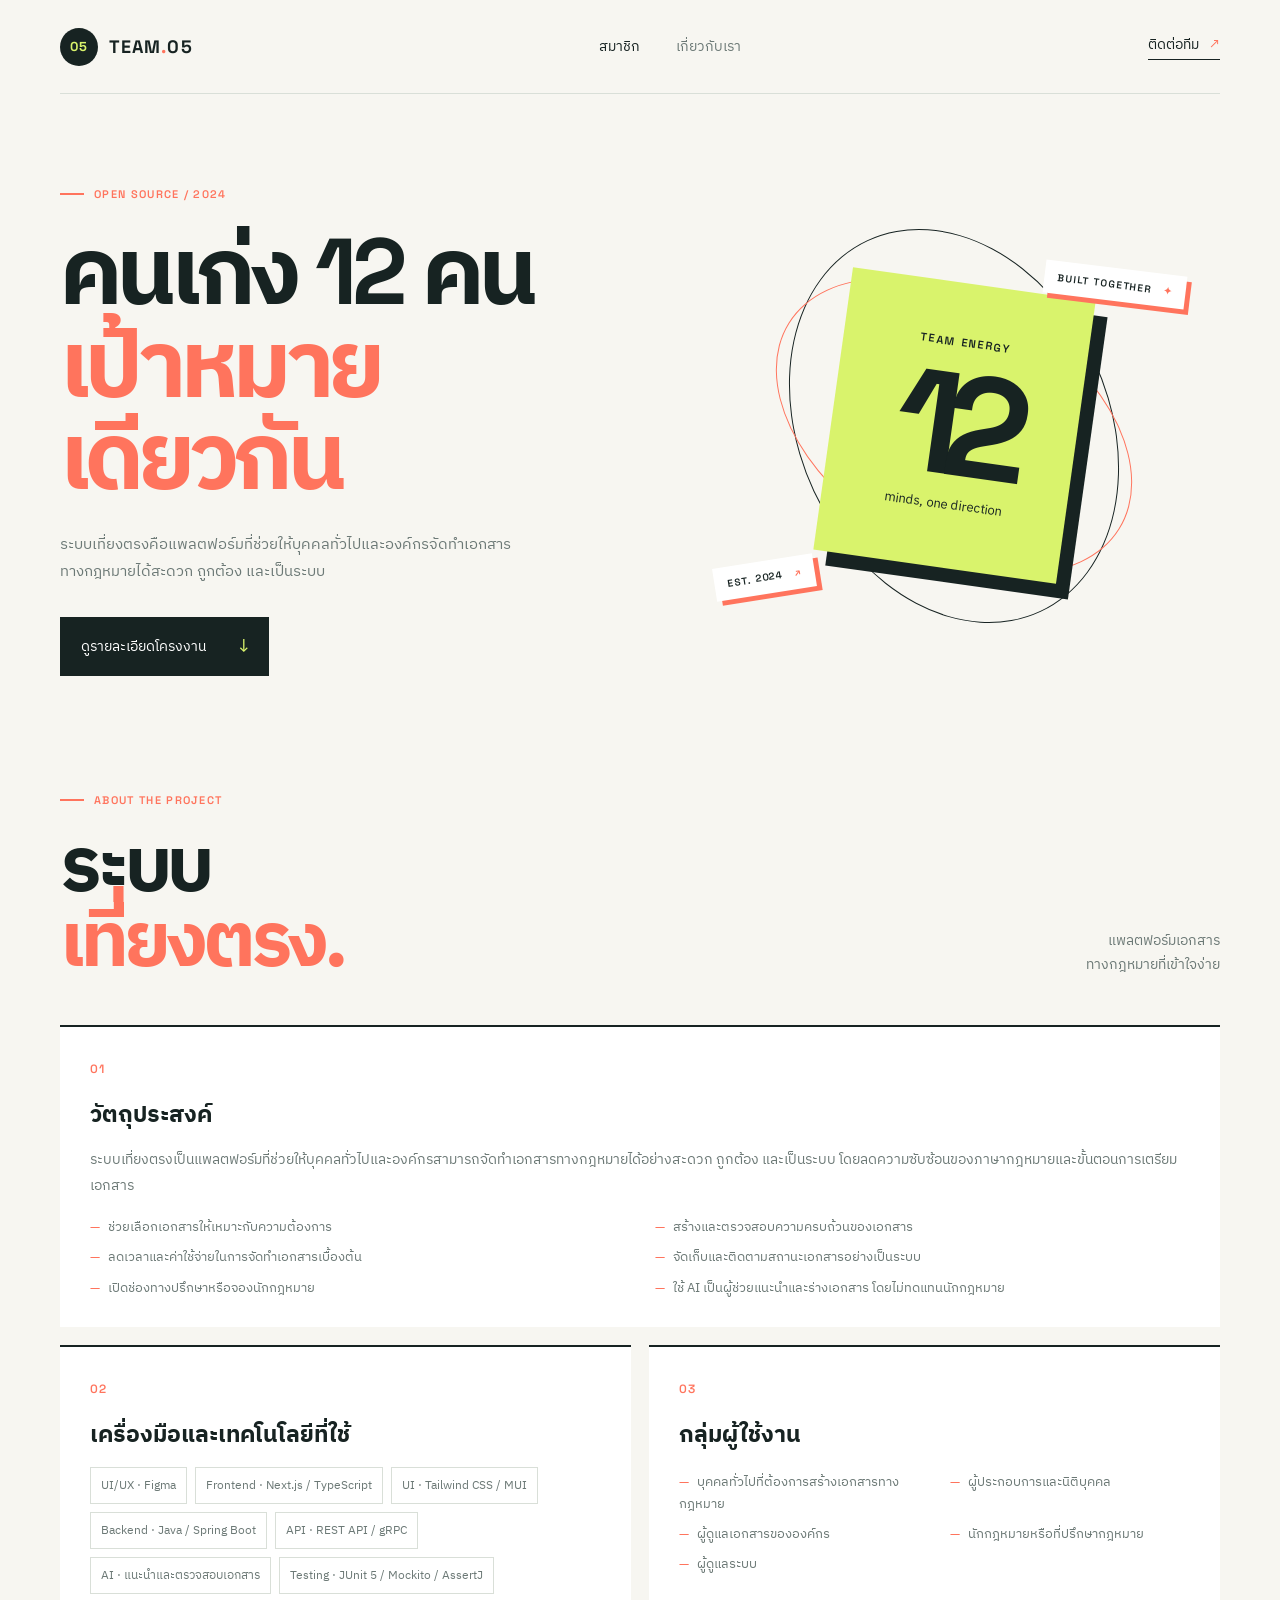
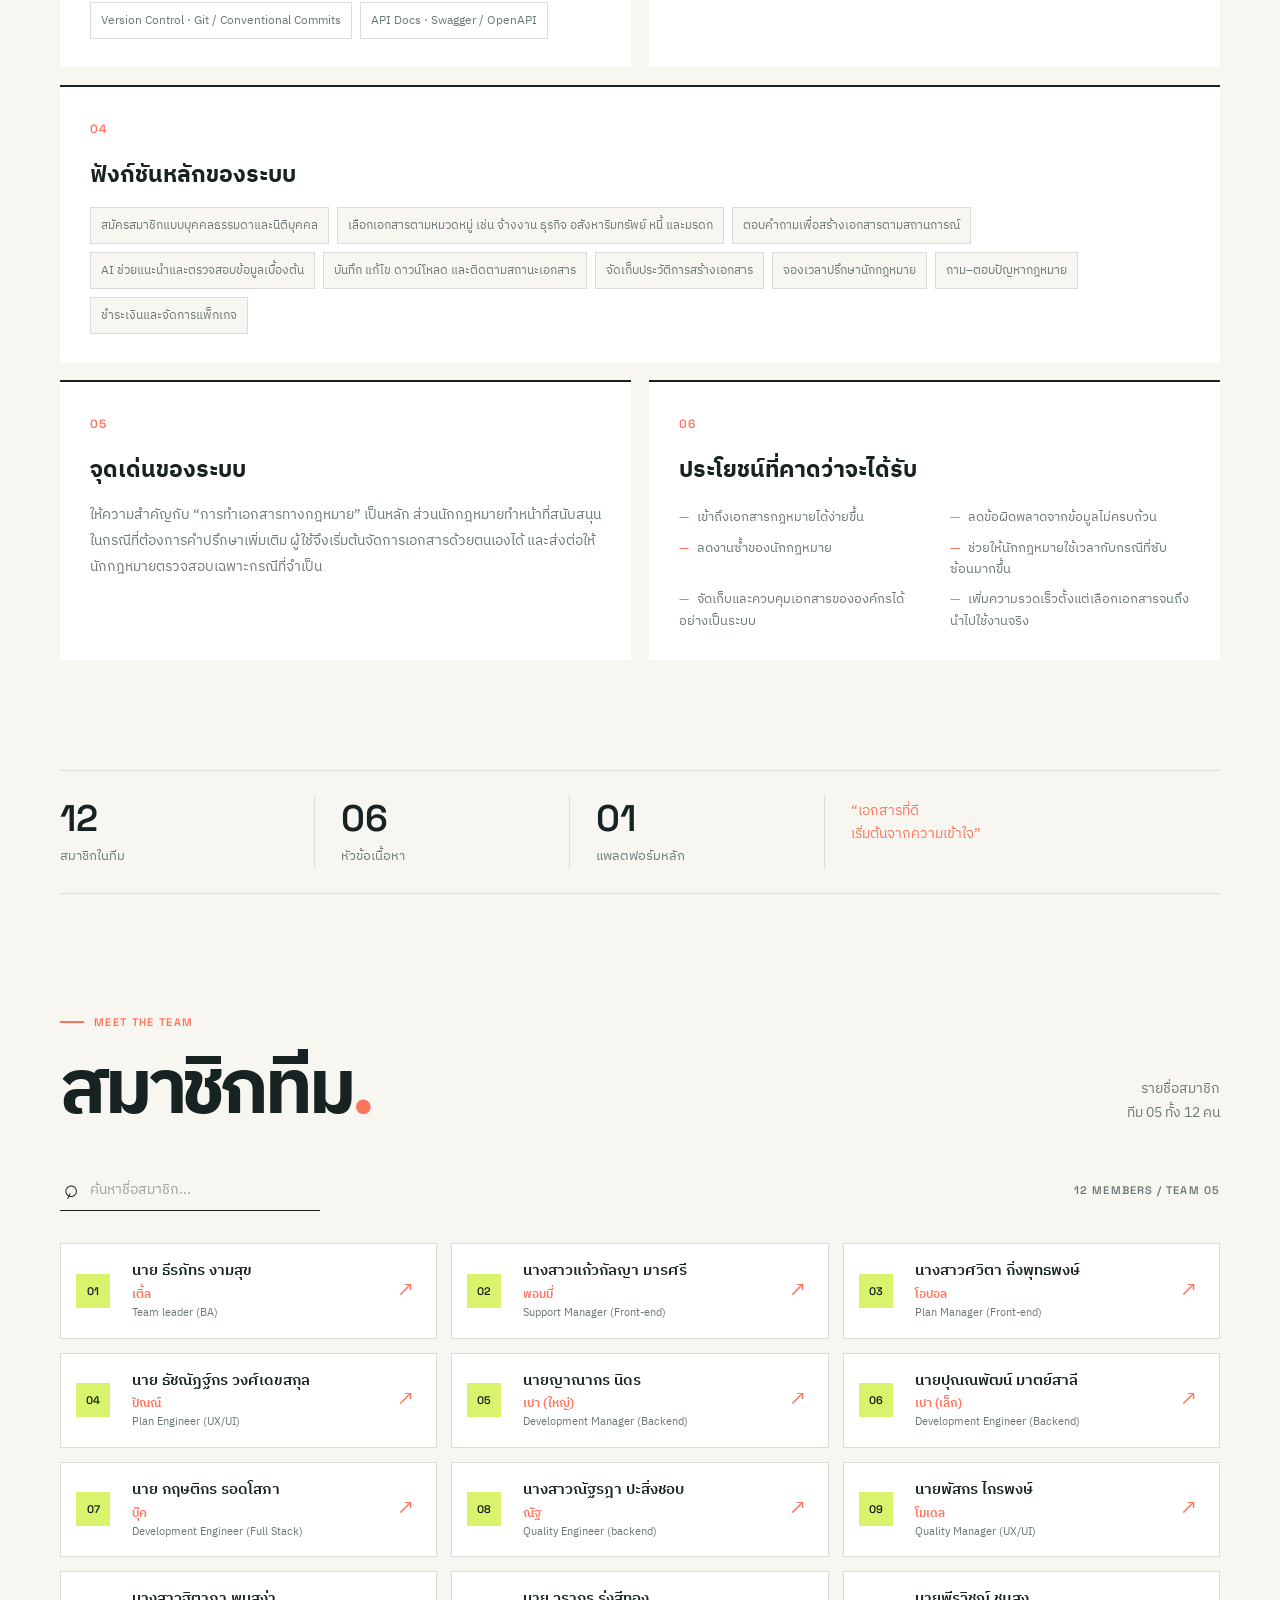
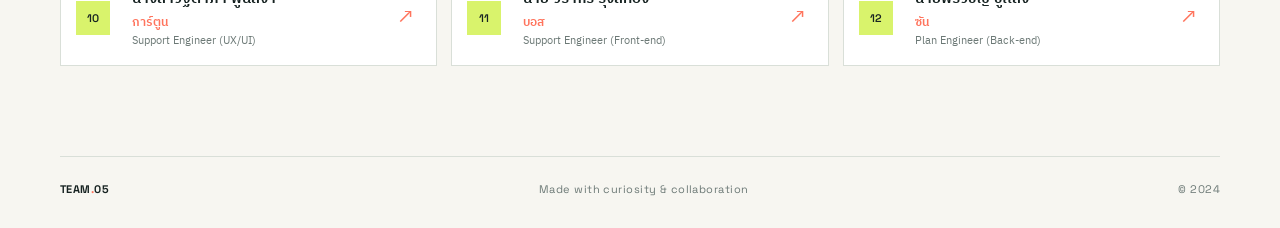
<file: index.html>
<!DOCTYPE html>
<html lang="th">
<head>
  <meta charset="UTF-8">
  <meta name="viewport" content="width=device-width, initial-scale=1.0">
  <meta name="description" content="แนะนำสมาชิกทีม 05 ทั้ง 12 คน">
  <title>Team 05 | คนเก่งที่ทำงานด้วยกัน</title>
  <link rel="preconnect" href="https://fonts.googleapis.com">
  <link rel="preconnect" href="https://fonts.gstatic.com" crossorigin>
  <link href="https://fonts.googleapis.com/css2?family=IBM+Plex+Sans+Thai:wght@400;500;600;700&family=Space+Grotesk:wght@500;600;700&display=swap" rel="stylesheet">
  <link rel="stylesheet" href="styles.css">
</head>
<body>
  <div class="page-shell">
    <nav class="nav container">
      <a class="brand" href="#top" aria-label="Team 05 หน้าหลัก">
        <span class="brand-mark">05</span>
        <span>TEAM<span class="brand-dot">.</span>05</span>
      </a>
      <div class="nav-links">
        <a class="active" href="#members">สมาชิก</a>
        <a href="#about">เกี่ยวกับเรา</a>
      </div>
      <a class="nav-cta" href="mailto:team05@example.com">ติดต่อทีม <span>↗</span></a>
    </nav>

    <main id="top">
      <section class="hero container" id="about">
        <div class="hero-copy reveal">
          <p class="eyebrow"><span></span> OPEN SOURCE / 2024</p>
          <h1>คนเก่ง 12 คน<br><em>เป้าหมายเดียวกัน</em></h1>
          <p class="hero-description">ระบบเที่ยงตรงคือแพลตฟอร์มที่ช่วยให้บุคคลทั่วไปและองค์กรจัดทำเอกสารทางกฎหมายได้สะดวก ถูกต้อง และเป็นระบบ</p>
          <a class="primary-button" href="#objective">ดูรายละเอียดโครงงาน <span>↓</span></a>
        </div>
        <div class="hero-art reveal">
          <div class="art-orbit orbit-one"></div>
          <div class="art-orbit orbit-two"></div>
          <div class="art-card">
            <span class="art-label">TEAM ENERGY</span>
            <strong>12</strong>
            <span class="art-caption">minds, one direction</span>
          </div>
          <div class="floating-note note-top">BUILT TOGETHER <span>✦</span></div>
          <div class="floating-note note-bottom">EST. 2024 <span>↗</span></div>
        </div>
      </section>

      <section class="project-section container" id="objective">
        <div class="section-heading reveal">
          <div><p class="eyebrow"><span></span> ABOUT THE PROJECT</p><h2>ระบบ<br><em>เที่ยงตรง<span>.</span></em></h2></div>
          <p class="section-intro">แพลตฟอร์มเอกสาร<br>ทางกฎหมายที่เข้าใจง่าย</p>
        </div>
        <div class="project-grid">
          <article class="project-block project-wide reveal"><span class="project-number">01</span><h3>วัตถุประสงค์</h3><p>ระบบเที่ยงตรงเป็นแพลตฟอร์มที่ช่วยให้บุคคลทั่วไปและองค์กรสามารถจัดทำเอกสารทางกฎหมายได้อย่างสะดวก ถูกต้อง และเป็นระบบ โดยลดความซับซ้อนของภาษากฎหมายและขั้นตอนการเตรียมเอกสาร</p><ul><li>ช่วยเลือกเอกสารให้เหมาะกับความต้องการ</li><li>สร้างและตรวจสอบความครบถ้วนของเอกสาร</li><li>ลดเวลาและค่าใช้จ่ายในการจัดทำเอกสารเบื้องต้น</li><li>จัดเก็บและติดตามสถานะเอกสารอย่างเป็นระบบ</li><li>เปิดช่องทางปรึกษาหรือจองนักกฎหมาย</li><li>ใช้ AI เป็นผู้ช่วยแนะนำและร่างเอกสาร โดยไม่ทดแทนนักกฎหมาย</li></ul></article>
          <article class="project-block reveal"><span class="project-number">02</span><h3>เครื่องมือและเทคโนโลยีที่ใช้</h3><div class="tech-list"><span>UI/UX · Figma</span><span>Frontend · Next.js / TypeScript</span><span>UI · Tailwind CSS / MUI</span><span>Backend · Java / Spring Boot</span><span>API · REST API / gRPC</span><span>AI · แนะนำและตรวจสอบเอกสาร</span><span>Testing · JUnit 5 / Mockito / AssertJ</span><span>Version Control · Git / Conventional Commits</span><span>API Docs · Swagger / OpenAPI</span></div></article>
          <article class="project-block reveal"><span class="project-number">03</span><h3>กลุ่มผู้ใช้งาน</h3><ul><li>บุคคลทั่วไปที่ต้องการสร้างเอกสารทางกฎหมาย</li><li>ผู้ประกอบการและนิติบุคคล</li><li>ผู้ดูแลเอกสารขององค์กร</li><li>นักกฎหมายหรือที่ปรึกษากฎหมาย</li><li>ผู้ดูแลระบบ</li></ul></article>
          <article class="project-block project-wide reveal"><span class="project-number">04</span><h3>ฟังก์ชันหลักของระบบ</h3><div class="feature-list"><span>สมัครสมาชิกแบบบุคคลธรรมดาและนิติบุคคล</span><span>เลือกเอกสารตามหมวดหมู่ เช่น จ้างงาน ธุรกิจ อสังหาริมทรัพย์ หนี้ และมรดก</span><span>ตอบคำถามเพื่อสร้างเอกสารตามสถานการณ์</span><span>AI ช่วยแนะนำและตรวจสอบข้อมูลเบื้องต้น</span><span>บันทึก แก้ไข ดาวน์โหลด และติดตามสถานะเอกสาร</span><span>จัดเก็บประวัติการสร้างเอกสาร</span><span>จองเวลาปรึกษานักกฎหมาย</span><span>ถาม–ตอบปัญหากฎหมาย</span><span>ชำระเงินและจัดการแพ็กเกจ</span></div></article>
          <article class="project-block reveal"><span class="project-number">05</span><h3>จุดเด่นของระบบ</h3><p>ให้ความสำคัญกับ “การทำเอกสารทางกฎหมาย” เป็นหลัก ส่วนนักกฎหมายทำหน้าที่สนับสนุนในกรณีที่ต้องการคำปรึกษาเพิ่มเติม ผู้ใช้จึงเริ่มต้นจัดการเอกสารด้วยตนเองได้ และส่งต่อให้นักกฎหมายตรวจสอบเฉพาะกรณีที่จำเป็น</p></article>
          <article class="project-block reveal"><span class="project-number">06</span><h3>ประโยชน์ที่คาดว่าจะได้รับ</h3><ul><li>เข้าถึงเอกสารกฎหมายได้ง่ายขึ้น</li><li>ลดข้อผิดพลาดจากข้อมูลไม่ครบถ้วน</li><li>ลดงานซ้ำของนักกฎหมาย</li><li>ช่วยให้นักกฎหมายใช้เวลากับกรณีที่ซับซ้อนมากขึ้น</li><li>จัดเก็บและควบคุมเอกสารขององค์กรได้อย่างเป็นระบบ</li><li>เพิ่มความรวดเร็วตั้งแต่เลือกเอกสารจนถึงนำไปใช้งานจริง</li></ul></article>
        </div>
      </section>

      <section class="stats container reveal" aria-label="สถิติทีม">
        <div><strong>12</strong><span>สมาชิกในทีม</span></div>
        <div><strong>06</strong><span>หัวข้อเนื้อหา</span></div>
        <div><strong>01</strong><span>แพลตฟอร์มหลัก</span></div>
        <div class="stat-quote">“เอกสารที่ดี<br>เริ่มต้นจากความเข้าใจ”</div>
      </section>

      <section class="members-section container" id="members">
        <div class="section-heading reveal">
          <div>
            <p class="eyebrow"><span></span> MEET THE TEAM</p>
            <h2>สมาชิกทีม<span>.</span></h2>
          </div>
          <p class="section-intro">รายชื่อสมาชิก<br>ทีม 05 ทั้ง 12 คน</p>
        </div>

        <div class="toolbar reveal">
          <label class="search-box">
            <span aria-hidden="true">⌕</span>
            <input id="searchInput" type="search" placeholder="ค้นหาชื่อสมาชิก..." aria-label="ค้นหาชื่อสมาชิก">
          </label>
          <span class="member-count">12 MEMBERS / TEAM 05</span>
        </div>

        <div class="member-grid" id="memberGrid"></div>
        <p class="empty-state" id="emptyState">ไม่พบสมาชิกที่ตรงกับการค้นหา</p>
      </section>
    </main>

    <footer class="footer container">
      <span>TEAM<span class="brand-dot">.</span>05</span>
      <span>Made with curiosity &amp; collaboration</span>
      <span>© 2024</span>
    </footer>
  </div>

  <script src="script.js"></script>
</body>
</html>
</file>
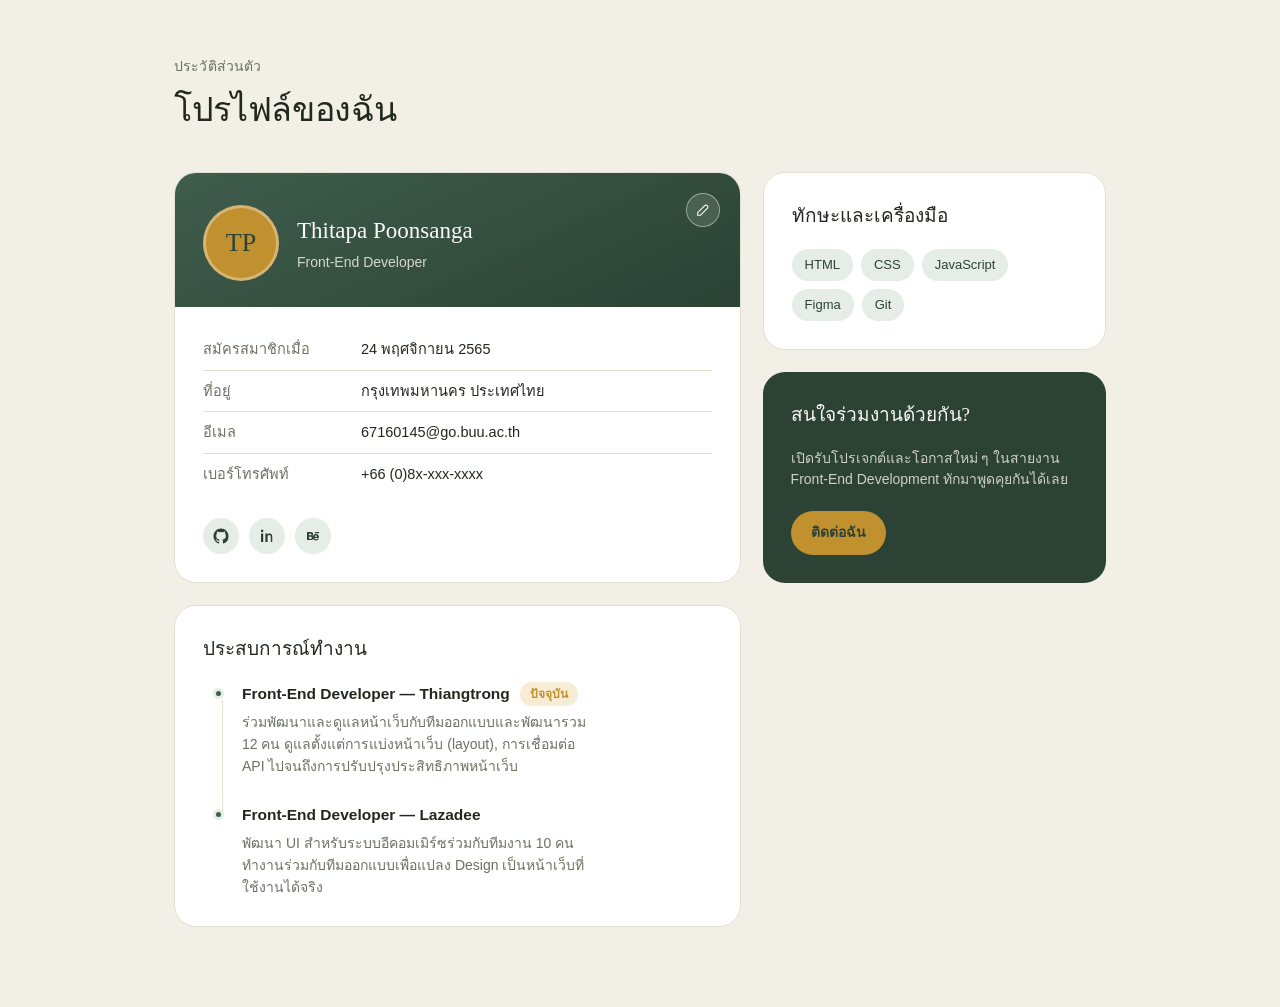
<file: 67160145.html>
<!DOCTYPE html>
<html lang="en">
<head>
    <meta charset="UTF-8">
    <meta name="viewport" content="width=device-width, initial-scale=1.0">
    <title>67160145 | Thitapa Poonsanga</title>
</head>
<body>
    <style>
                :root {
        --bg: #f2f0e6;
        --ink: #23281f;
        --muted: #6b7263;
        --card: #ffffff;
        --border: #e4e0d0;
        --accent: #3f5d4c;
        --accent-dark: #2b4235;
        --accent-soft: #e6ece6;
        --gold: #c1902f;
        --gold-soft: #f7ecd4;
        --radius-lg: 22px;
        --radius-md: 14px;
        --font-display: "Fraunces", "Noto Serif Thai", serif;
        --font-body: "Inter", "Noto Sans Thai", sans-serif;
        }

        * {
        box-sizing: border-box;
        }

        html, body {
        margin: 0;
        padding: 0;
        }

        body {
        background: var(--bg);
        color: var(--ink);
        font-family: var(--font-body);
        line-height: 1.55;
        -webkit-font-smoothing: antialiased;
        }

        .page {
        max-width: 980px;
        margin: 0 auto;
        padding: 56px 24px 80px;
        }

        .page-header {
        margin-bottom: 36px;
        }

        .kicker {
        margin: 0 0 6px;
        font-size: 14px;
        color: var(--muted);
        letter-spacing: 0.01em;
        }

        .page-header h1 {
        margin: 0;
        font-family: var(--font-display);
        font-weight: 500;
        font-size: 34px;
        letter-spacing: -0.01em;
        }

        .layout {
        display: grid;
        grid-template-columns: 1.65fr 1fr;
        gap: 22px;
        align-items: start;
        }

        .col {
        display: flex;
        flex-direction: column;
        gap: 22px;
        }

        .card {
        background: var(--card);
        border: 1px solid var(--border);
        border-radius: var(--radius-lg);
        padding: 28px;
        }

        .card h3 {
        margin: 0 0 18px;
        font-family: var(--font-display);
        font-weight: 500;
        font-size: 19px;
        }

        /* Profile card */

        .card-profile {
        padding: 0;
        overflow: hidden;
        }

        .profile-top {
        position: relative;
        display: flex;
        align-items: center;
        gap: 18px;
        padding: 32px 28px 26px;
        background: linear-gradient(155deg, var(--accent) 0%, var(--accent-dark) 100%);
        color: #fbf9f2;
        }

        .avatar {
        flex: none;
        width: 76px;
        height: 76px;
        border-radius: 50%;
        background: var(--gold);
        color: var(--accent-dark);
        display: flex;
        align-items: center;
        justify-content: center;
        font-family: var(--font-display);
        font-size: 26px;
        font-weight: 500;
        border: 3px solid rgba(251, 249, 242, 0.35);
        }

        .profile-id h2 {
        margin: 0 0 4px;
        font-family: var(--font-display);
        font-weight: 500;
        font-size: 23px;
        color: #fbf9f2;
        }

        .profile-id .role {
        margin: 0;
        font-size: 14px;
        color: rgba(251, 249, 242, 0.8);
        }

        .edit-btn {
        position: absolute;
        top: 20px;
        right: 20px;
        width: 34px;
        height: 34px;
        border-radius: 50%;
        border: 1px solid rgba(251, 249, 242, 0.45);
        background: rgba(251, 249, 242, 0.12);
        color: #fbf9f2;
        display: flex;
        align-items: center;
        justify-content: center;
        cursor: pointer;
        transition: background 0.15s ease;
        }

        .edit-btn:hover {
        background: rgba(251, 249, 242, 0.24);
        }

        .edit-btn:focus-visible,
        .social-link:focus-visible,
        .btn:focus-visible {
        outline: 2px solid var(--gold);
        outline-offset: 2px;
        }

        .info-list {
        margin: 0;
        padding: 22px 28px 6px;
        }

        .info-row {
        display: grid;
        grid-template-columns: 150px 1fr;
        gap: 8px;
        padding: 9px 0;
        border-bottom: 1px solid var(--border);
        font-size: 14.5px;
        }

        .info-row:last-child {
        border-bottom: none;
        }

        .info-row dt {
        color: var(--muted);
        }

        .info-row dd {
        margin: 0;
        font-weight: 500;
        }

        .socials {
        display: flex;
        gap: 10px;
        padding: 18px 28px 28px;
        }

        .social-link {
        width: 36px;
        height: 36px;
        border-radius: 50%;
        background: var(--accent-soft);
        color: var(--accent-dark);
        display: flex;
        align-items: center;
        justify-content: center;
        text-decoration: none;
        transition: background 0.15s ease, color 0.15s ease;
        }

        .social-link:hover {
        background: var(--accent);
        color: #fbf9f2;
        }

        /* Timeline card */

        .timeline {
        list-style: none;
        margin: 0;
        padding: 0 0 0 4px;
        }

        .timeline-item {
        position: relative;
        display: flex;
        gap: 18px;
        padding-bottom: 26px;
        padding-left: 6px;
        }

        .timeline-item:last-child {
        padding-bottom: 0;
        }

        .timeline-item::before {
        content: "";
        position: absolute;
        left: 15px;
        top: 18px;
        bottom: -8px;
        width: 1px;
        background: var(--border);
        }

        .timeline-item:last-child::before {
        display: none;
        }

        .dot {
        flex: none;
        width: 11px;
        height: 11px;
        margin-top: 6px;
        border-radius: 50%;
        background: var(--accent);
        border: 3px solid var(--accent-soft);
        z-index: 1;
        }

        .timeline-head {
        display: flex;
        align-items: center;
        flex-wrap: wrap;
        gap: 10px;
        margin-bottom: 6px;
        }

        .timeline-head h4 {
        margin: 0;
        font-size: 15.5px;
        font-weight: 600;
        }

        .tag {
        font-size: 12px;
        padding: 3px 10px;
        border-radius: 999px;
        background: var(--gold-soft);
        color: var(--gold);
        font-weight: 600;
        }

        .timeline-body p {
        margin: 0;
        color: var(--muted);
        font-size: 14px;
        max-width: 46ch;
        }

        /* Skills card */

        .pills {
        display: flex;
        flex-wrap: wrap;
        gap: 8px;
        }

        .pill {
        font-size: 13px;
        padding: 6px 13px;
        border-radius: 999px;
        background: var(--accent-soft);
        color: var(--accent-dark);
        font-weight: 500;
        }

        /* CTA card */

        .card-cta {
        background: var(--accent-dark);
        color: #fbf9f2;
        border: none;
        }

        .card-cta h3 {
        color: #fbf9f2;
        }

        .card-cta p {
        margin: 0 0 20px;
        font-size: 14px;
        color: rgba(251, 249, 242, 0.78);
        }

        .btn {
        display: inline-block;
        background: var(--gold);
        color: var(--accent-dark);
        text-decoration: none;
        font-weight: 600;
        font-size: 14px;
        padding: 11px 20px;
        border-radius: 999px;
        transition: transform 0.15s ease, background 0.15s ease;
        }

        .btn:hover {
        background: #4a76d6;
        }

        /* Responsive */

        @media (max-width: 760px) {
        .layout {
            grid-template-columns: 1fr;
        }

        .page {
            padding: 36px 18px 60px;
        }

        .page-header h1 {
            font-size: 27px;
        }

        .info-row {
            grid-template-columns: 1fr;
            gap: 2px;
        }
        }
    </style>

    <div class="page">

  <header class="page-header">
    <p class="kicker">ประวัติส่วนตัว</p>
    <h1>โปรไฟล์ของฉัน</h1>
  </header>

  <main class="layout">

    <div class="col col-main">

      <section class="card card-profile">
        <div class="profile-top">
          <div class="avatar" aria-hidden="true">TP</div>
          <div class="profile-id">
            <h2>Thitapa Poonsanga</h2>
            <p class="role">Front-End Developer</p>
          </div>
          <button class="edit-btn" type="button" aria-label="แก้ไขโปรไฟล์">
            <svg width="16" height="16" viewBox="0 0 24 24" fill="none"><path d="M4 20h4L18.5 9.5a2.8 2.8 0 0 0-4-4L4 16v4Z" stroke="currentColor" stroke-width="1.6" stroke-linecap="round" stroke-linejoin="round"/></svg>
          </button>
        </div>

        <dl class="info-list">
          <div class="info-row">
            <dt>สมัครสมาชิกเมื่อ</dt>
            <dd>24 พฤศจิกายน 2565</dd>
          </div>
          <div class="info-row">
            <dt>ที่อยู่</dt>
            <dd>กรุงเทพมหานคร ประเทศไทย</dd>
          </div>
          <div class="info-row">
            <dt>อีเมล</dt>
            <dd>67160145@go.buu.ac.th</dd>
          </div>
          <div class="info-row">
            <dt>เบอร์โทรศัพท์</dt>
            <dd>+66 (0)8x-xxx-xxxx</dd>
          </div>
        </dl>

        <div class="socials">
          <a href="#" aria-label="GitHub" class="social-link">
            <svg width="18" height="18" viewBox="0 0 24 24" fill="none"><path d="M12 2C6.48 2 2 6.58 2 12.2c0 4.5 2.87 8.32 6.84 9.67.5.1.68-.22.68-.5v-1.76c-2.78.62-3.37-1.37-3.37-1.37-.46-1.2-1.11-1.52-1.11-1.52-.9-.63.07-.62.07-.62 1 .07 1.53 1.05 1.53 1.05.9 1.56 2.36 1.11 2.93.85.09-.66.35-1.11.63-1.37-2.22-.26-4.56-1.14-4.56-5.06 0-1.12.39-2.03 1.03-2.75-.1-.26-.45-1.3.1-2.71 0 0 .84-.28 2.75 1.05a9.3 9.3 0 0 1 5 0c1.9-1.33 2.74-1.05 2.74-1.05.56 1.4.2 2.45.1 2.71.64.72 1.03 1.63 1.03 2.75 0 3.93-2.35 4.79-4.58 5.05.36.32.68.95.68 1.92v2.85c0 .28.18.61.69.5A10.02 10.02 0 0 0 22 12.2C22 6.58 17.52 2 12 2Z" fill="currentColor"/></svg>
          </a>
          <a href="#" aria-label="LinkedIn" class="social-link">
            <svg width="18" height="18" viewBox="0 0 24 24" fill="none"><path d="M6.94 8.5H4v11.5h2.94V8.5ZM5.47 3.5A1.72 1.72 0 1 0 5.5 6.94a1.72 1.72 0 0 0-.03-3.44ZM20 20h-2.94v-6.02c0-1.44-.03-3.28-2-3.28-2.01 0-2.32 1.57-2.32 3.18V20H9.8V8.5h2.82v1.57h.04c.39-.74 1.35-1.53 2.79-1.53 2.98 0 3.55 1.97 3.55 4.53V20Z" fill="currentColor"/></svg>
          </a>
          <a href="#" aria-label="Behance" class="social-link">
            <svg width="18" height="18" viewBox="0 0 24 24" fill="none"><path d="M14.5 8.2h5.6V6.7h-5.6v1.5ZM4 6.8v10.4h4.9c2.33 0 3.91-1.03 3.91-3.02 0-1.36-.7-2.16-1.86-2.5.87-.37 1.4-1.08 1.4-2.17 0-1.86-1.48-2.75-3.63-2.75H4Zm2.6 2.07h2.02c.9 0 1.44.35 1.44 1.1 0 .78-.55 1.16-1.46 1.16H6.6V8.87Zm0 4.17h2.24c1.03 0 1.63.42 1.63 1.28 0 .87-.6 1.31-1.63 1.31H6.6v-2.59ZM19.9 13.7c0-2.55-1.47-4.24-3.98-4.24-2.43 0-4.13 1.77-4.13 4.24 0 2.5 1.63 4.22 4.19 4.22 1.83 0 3.16-.78 3.75-2.24h-2.1c-.29.51-.77.79-1.6.79-1.13 0-1.78-.64-1.9-1.77h5.72c.03-.28.05-.65.05-.99Zm-5.74-.86c.17-.98.76-1.55 1.72-1.55.98 0 1.53.62 1.62 1.55h-3.34Z" fill="currentColor"/></svg>
          </a>
        </div>
      </section>

      <section class="card card-timeline">
        <h3>ประสบการณ์ทำงาน</h3>
        <ol class="timeline">
          <li class="timeline-item">
            <span class="dot" aria-hidden="true"></span>
            <div class="timeline-body">
              <div class="timeline-head">
                <h4>Front-End Developer — Thiangtrong</h4>
                <span class="tag tag-current">ปัจจุบัน</span>
              </div>
              <p>ร่วมพัฒนาและดูแลหน้าเว็บกับทีมออกแบบและพัฒนารวม 12 คน ดูแลตั้งแต่การแบ่งหน้าเว็บ (layout), การเชื่อมต่อ API ไปจนถึงการปรับปรุงประสิทธิภาพหน้าเว็บ</p>
            </div>
          </li>
          <li class="timeline-item">
            <span class="dot" aria-hidden="true"></span>
            <div class="timeline-body">
              <div class="timeline-head">
                <h4>Front-End Developer — Lazadee</h4>
              </div>
              <p>พัฒนา UI สำหรับระบบอีคอมเมิร์ซร่วมกับทีมงาน 10 คน ทำงานร่วมกับทีมออกแบบเพื่อแปลง Design เป็นหน้าเว็บที่ใช้งานได้จริง</p>
            </div>
          </li>
        </ol>
      </section>

    </div>

    <div class="col col-side">

      <section class="card card-skills">
        <h3>ทักษะและเครื่องมือ</h3>
        <div class="pills">
          <span class="pill">HTML</span>
          <span class="pill">CSS</span>
          <span class="pill">JavaScript</span>
          <span class="pill">Figma</span>
          <span class="pill">Git</span>
        </div>
      </section>

      <section class="card card-cta">
        <h3>สนใจร่วมงานด้วยกัน?</h3>
        <p>เปิดรับโปรเจกต์และโอกาสใหม่ ๆ ในสายงาน Front-End Development ทักมาพูดคุยกันได้เลย</p>
        <a class="btn" href="mailto:thitapa.poonsanga@example.com">ติดต่อฉัน</a>
      </section>

    </div>

  </main>

</div>
    
</body>
</html>
</file>
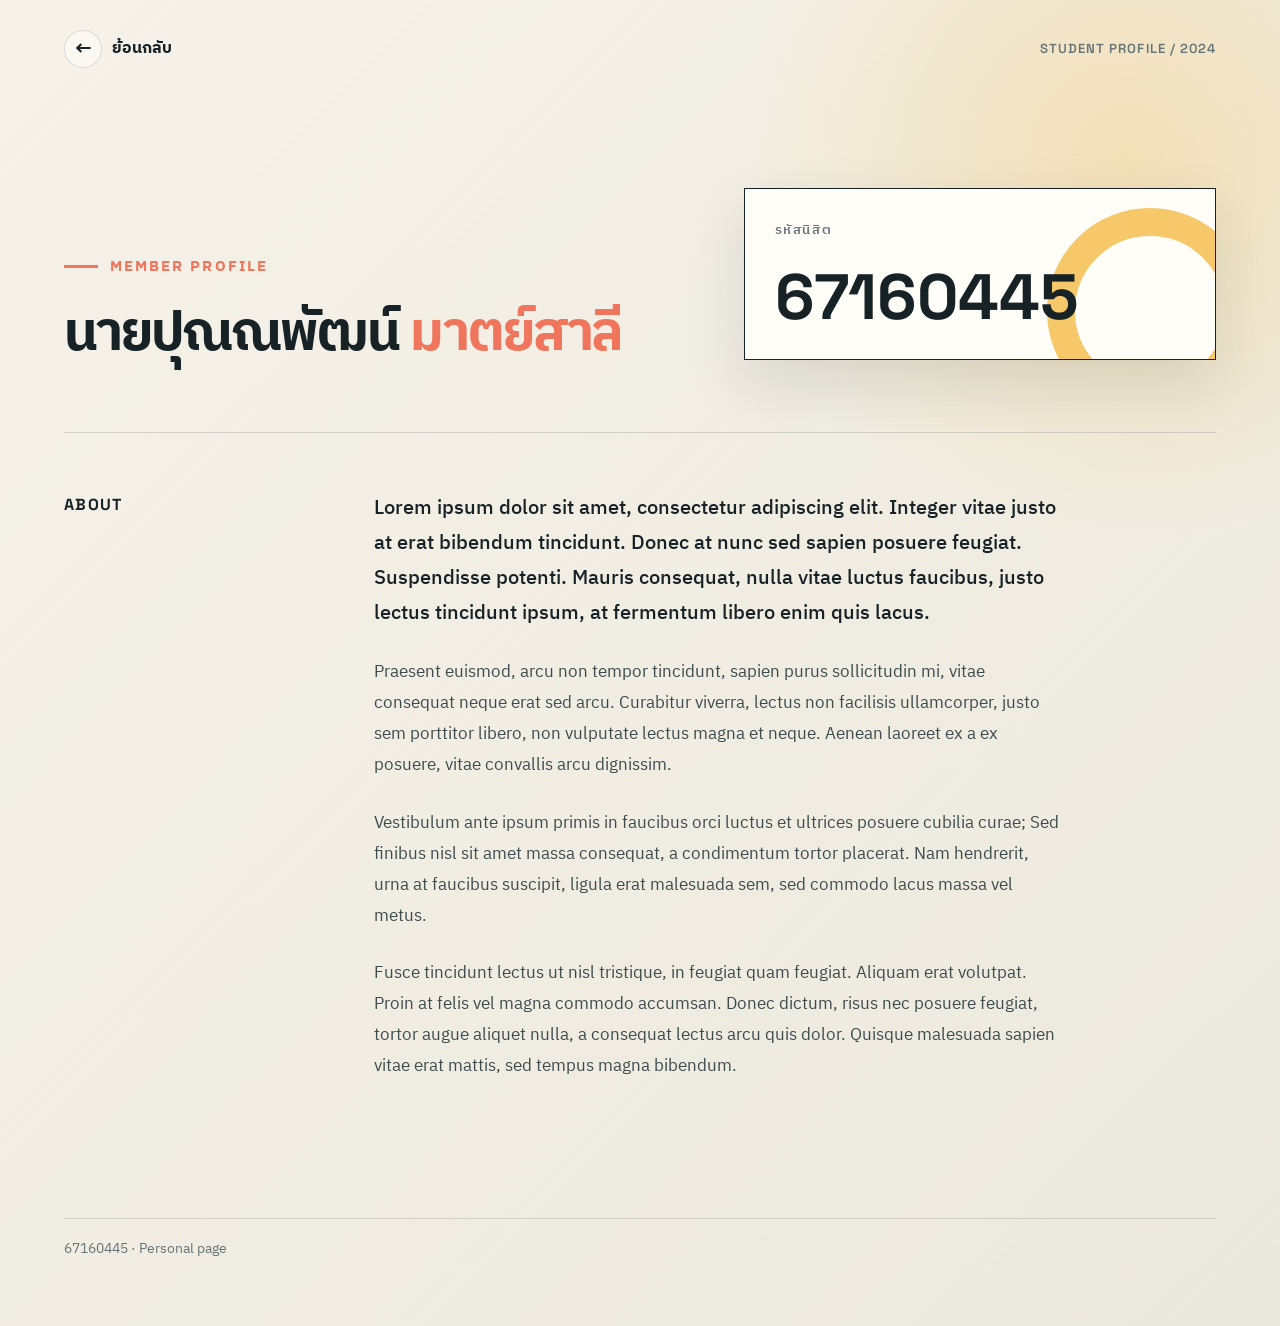
<file: 67160445.html>
<!DOCTYPE html>
<html lang="th">
<head>
  <meta charset="UTF-8">
  <meta name="viewport" content="width=device-width, initial-scale=1.0">
  <title>นายปุณณพัฒน์ มาตย์สาลี | 67160445</title>
  <style>
    @import url('https://fonts.googleapis.com/css2?family=IBM+Plex+Sans+Thai:wght@400;500;600;700&family=Space+Grotesk:wght@500;600;700&display=swap');

    :root {
      --ink: #172226;
      --muted: #657477;
      --paper: #f3f0e8;
      --cream: #fffdf8;
      --coral: #ef765d;
      --yellow: #f5c35b;
      --line: rgba(23, 34, 38, 0.14);
      --shadow: 0 24px 60px rgba(35, 45, 42, 0.12);
    }

    * { box-sizing: border-box; }

    html { scroll-behavior: smooth; }

    body {
      margin: 0;
      color: var(--ink);
      background:
        radial-gradient(circle at 88% 12%, rgba(245, 195, 91, 0.32), transparent 24rem),
        linear-gradient(135deg, #f6f2e9 0%, #ebe8dd 100%);
      font-family: 'IBM Plex Sans Thai', sans-serif;
      line-height: 1.8;
    }

    .page {
      min-height: 100vh;
      padding: 30px clamp(20px, 5vw, 76px) 64px;
    }

    .topbar {
      display: flex;
      align-items: center;
      justify-content: space-between;
      max-width: 1180px;
      margin: 0 auto;
    }

    .back-link {
      display: inline-flex;
      align-items: center;
      gap: 10px;
      color: var(--ink);
      font-weight: 600;
      text-decoration: none;
      transition: color 180ms ease, transform 180ms ease;
    }

    .back-link:hover { color: var(--coral); transform: translateX(-4px); }

    .back-link span {
      display: grid;
      width: 38px;
      height: 38px;
      place-items: center;
      border: 1px solid var(--line);
      border-radius: 50%;
      background: rgba(255, 253, 248, 0.55);
      font-size: 1.3rem;
      line-height: 1;
    }

    .tag {
      margin: 0;
      color: var(--muted);
      font-family: 'Space Grotesk', sans-serif;
      font-size: 0.82rem;
      font-weight: 600;
      letter-spacing: 0.08em;
      text-transform: uppercase;
    }

    main {
      max-width: 1180px;
      margin: clamp(58px, 10vw, 120px) auto 0;
    }

    .intro {
      display: grid;
      grid-template-columns: minmax(0, 1.1fr) minmax(260px, 0.9fr);
      gap: clamp(40px, 8vw, 120px);
      align-items: end;
      padding-bottom: 72px;
    }

    .eyebrow {
      display: flex;
      align-items: center;
      gap: 12px;
      margin: 0 0 24px;
      color: var(--coral);
      font-size: 0.92rem;
      font-weight: 700;
      letter-spacing: 0.14em;
      text-transform: uppercase;
    }

    .eyebrow::before {
      width: 34px;
      height: 3px;
      background: var(--coral);
      content: '';
    }

    h1 {
      max-width: 780px;
      margin: 0;
      font-family: 'Space Grotesk', 'IBM Plex Sans Thai', sans-serif;
      font-size: 54px;
      font-weight: 700;
      letter-spacing: -0.04em;
      line-height: 1.03;
    }

    h1 .name { display: inline; }
    h1 .surname { color: var(--coral); }

    .student-card {
      position: relative;
      overflow: hidden;
      padding: 30px;
      border: 1px solid var(--ink);
      background: var(--cream);
      box-shadow: var(--shadow);
    }

    .student-card::after {
      position: absolute;
      right: -38px;
      bottom: -55px;
      width: 150px;
      height: 150px;
      border: 28px solid var(--yellow);
      border-radius: 50%;
      content: '';
      opacity: 0.9;
    }

    .card-label {
      margin: 0 0 22px;
      color: var(--muted);
      font-size: 0.82rem;
      font-weight: 600;
      letter-spacing: 0.12em;
      text-transform: uppercase;
    }

    .student-id {
      position: relative;
      z-index: 1;
      margin: 0;
      font-family: 'Space Grotesk', sans-serif;
      font-size: clamp(2.6rem, 5vw, 4.5rem);
      font-weight: 700;
      line-height: 1;
    }

    .divider {
      height: 1px;
      margin: 0 0 58px;
      background: var(--line);
    }

    .content {
      display: grid;
      grid-template-columns: 0.3fr 1fr;
      gap: clamp(32px, 8vw, 130px);
      max-width: 1000px;
    }

    .content h2 {
      margin: 0;
      font-family: 'Space Grotesk', sans-serif;
      font-size: 1rem;
      letter-spacing: 0.08em;
      text-transform: uppercase;
    }

    .copy { max-width: 720px; }

    .copy p {
      margin: 0 0 26px;
      color: #3d4b4d;
      font-size: 1.08rem;
    }

    .copy p:first-child { color: var(--ink); font-size: 1.22rem; font-weight: 500; }

    footer {
      max-width: 1180px;
      margin: 110px auto 0;
      padding-top: 18px;
      border-top: 1px solid var(--line);
      color: var(--muted);
      font-size: 0.85rem;
    }

    @media (max-width: 720px) {
      .page { padding-top: 20px; }
      .tag { display: none; }
      main { margin-top: 68px; }
      .intro { grid-template-columns: 1fr; gap: 42px; padding-bottom: 48px; }
      .student-card { padding: 26px; }
      .content { grid-template-columns: 1fr; gap: 18px; }
      footer { margin-top: 72px; }
    }

    @media (prefers-reduced-motion: reduce) {
      *, *::before, *::after { scroll-behavior: auto !important; transition: none !important; }
    }
  </style>
</head>
<body>
  <div class="page">
    <header class="topbar">
      <a class="back-link" href="/" aria-label="ย้อนกลับไปหน้าหลัก">
        <span aria-hidden="true">&#8592;</span>
        <b>ย้อนกลับ</b>
      </a>
      <p class="tag">Student profile / 2024</p>
    </header>

    <main>
      <section class="intro" aria-labelledby="profile-title">
        <div>
          <p class="eyebrow">Member profile</p>
          <h1 id="profile-title">
            <span class="name">นายปุณณพัฒน์</span>
            <span class="surname">มาตย์สาลี</span>
          </h1>
        </div>

        <aside class="student-card" aria-label="ข้อมูลรหัสนิสิต">
          <p class="card-label">รหัสนิสิต</p>
          <p class="student-id">67160445</p>
        </aside>
      </section>

      <div class="divider"></div>

      <section class="content" aria-labelledby="about-title">
        <h2 id="about-title">About</h2>
        <div class="copy">
          <p>Lorem ipsum dolor sit amet, consectetur adipiscing elit. Integer vitae justo at erat bibendum tincidunt. Donec at nunc sed sapien posuere feugiat. Suspendisse potenti. Mauris consequat, nulla vitae luctus faucibus, justo lectus tincidunt ipsum, at fermentum libero enim quis lacus.</p>
          <p>Praesent euismod, arcu non tempor tincidunt, sapien purus sollicitudin mi, vitae consequat neque erat sed arcu. Curabitur viverra, lectus non facilisis ullamcorper, justo sem porttitor libero, non vulputate lectus magna et neque. Aenean laoreet ex a ex posuere, vitae convallis arcu dignissim.</p>
          <p>Vestibulum ante ipsum primis in faucibus orci luctus et ultrices posuere cubilia curae; Sed finibus nisl sit amet massa consequat, a condimentum tortor placerat. Nam hendrerit, urna at faucibus suscipit, ligula erat malesuada sem, sed commodo lacus massa vel metus.</p>
          <p>Fusce tincidunt lectus ut nisl tristique, in feugiat quam feugiat. Aliquam erat volutpat. Proin at felis vel magna commodo accumsan. Donec dictum, risus nec posuere feugiat, tortor augue aliquet nulla, a consequat lectus arcu quis dolor. Quisque malesuada sapien vitae erat mattis, sed tempus magna bibendum.</p>
        </div>
      </section>
    </main>

    <footer>67160445 · Personal page</footer>
  </div>
</body>
</html>
</file>
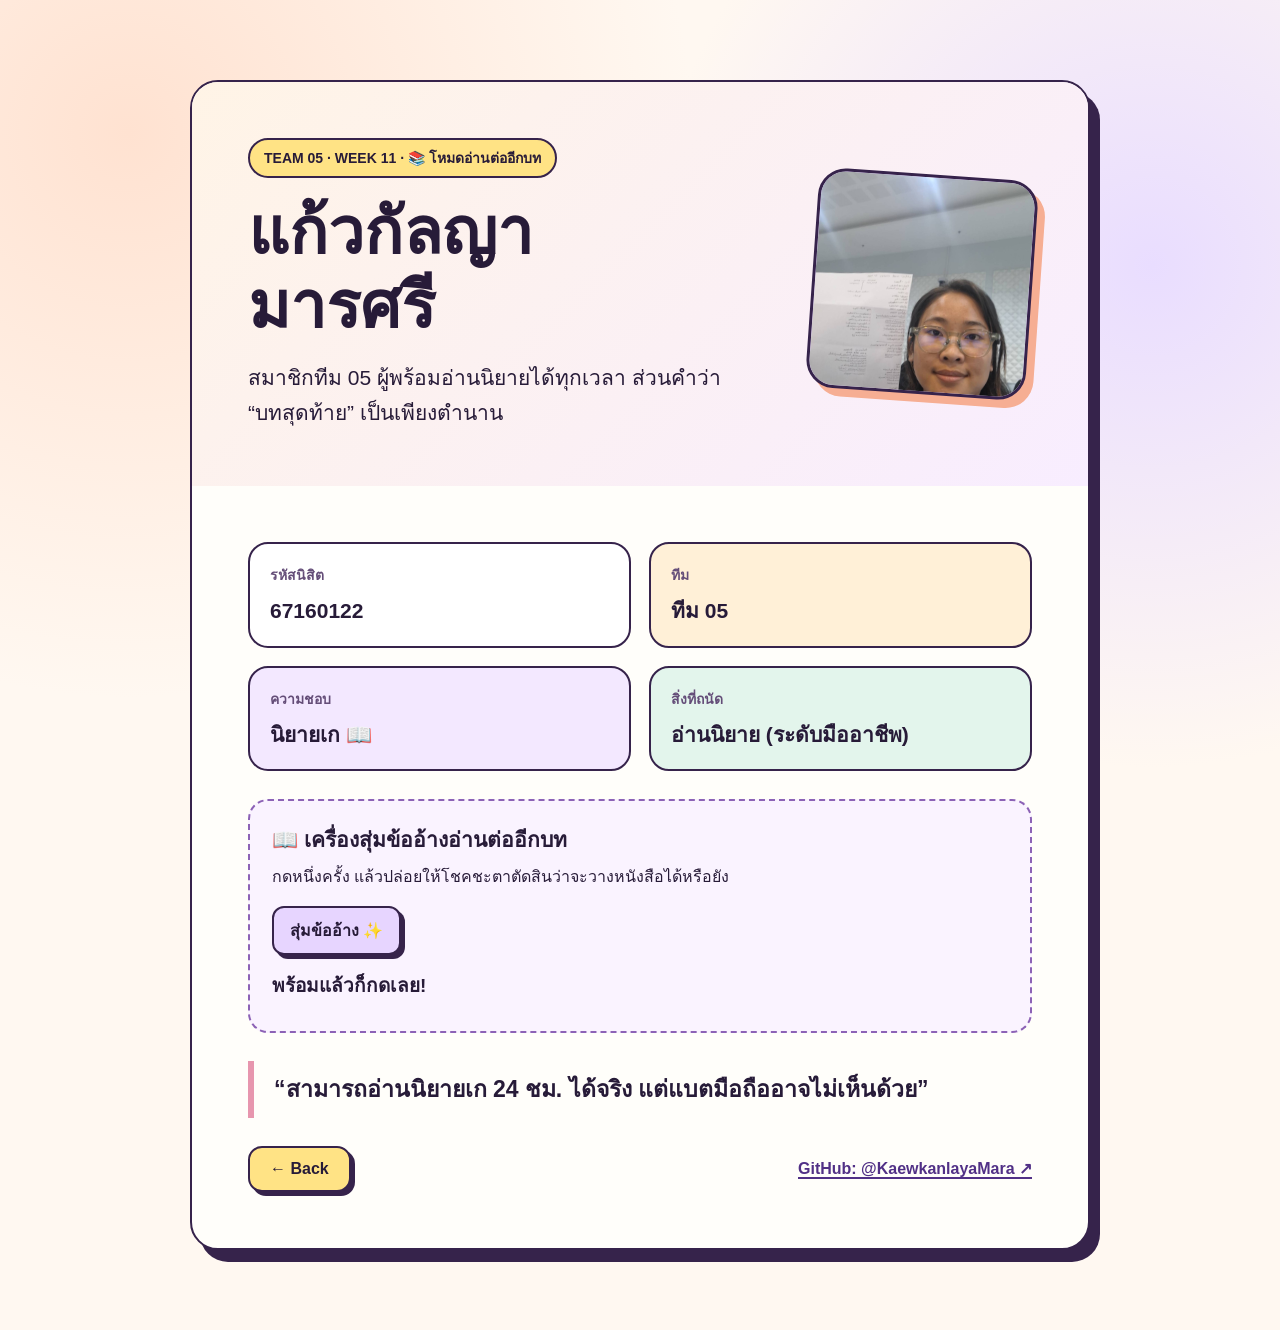
<file: kaewkanlaya.html>
<!doctype html>
<html lang="th">
  <head>
    <meta charset="UTF-8" />
    <meta name="viewport" content="width=device-width, initial-scale=1.0" />
    <meta name="description" content="หน้าส่วนตัวของแก้วกัลญา มารศรี สมาชิกทีม 05" />
    <title>แก้วกัลญา มารศรี | Team 05</title>
    <style>
      :root {
        font-family: "Segoe UI", Tahoma, sans-serif;
        color: #271b38;
        background: #fff8f1;
      }
      * { box-sizing: border-box; }
      body { min-height: 100vh; margin: 0; background: radial-gradient(circle at 10% 10%, #ffe2d1 0, transparent 34%), radial-gradient(circle at 90% 20%, #e9ddff 0, transparent 32%), #fff8f1; }
      main { width: min(100% - 32px, 900px); margin: 0 auto; padding: clamp(32px, 7vw, 80px) 0; }
      .card { overflow: hidden; border: 2px solid #36234b; border-radius: 28px; background: #fffefa; box-shadow: 10px 12px 0 #36234b; }
      .hero { display: grid; grid-template-columns: minmax(0, 1fr) 220px; align-items: center; gap: 32px; padding: clamp(28px, 6vw, 56px); background: linear-gradient(135deg, #fff4e6, #f8edff); }
      .eyebrow { display: inline-block; margin: 0 0 18px; border: 2px solid #36234b; border-radius: 999px; padding: 7px 14px; background: #ffe385; font-size: 14px; font-weight: 800; }
      h1 { margin: 0; font-size: clamp(36px, 6vw, 64px); line-height: 1.15; }
      .lead { max-width: 480px; margin: 18px 0 0; font-size: clamp(17px, 2.6vw, 21px); line-height: 1.65; }
      .photo { display: grid; place-items: center; aspect-ratio: 1; border: 3px solid #36234b; border-radius: 28px; background: #e7d5ff; box-shadow: 8px 8px 0 #f6ae93; transform: rotate(4deg); overflow: hidden; }
      .photo img { width: 100%; height: 100%; object-fit: cover; }
      .body { padding: clamp(28px, 6vw, 56px); }
      .facts { display: grid; grid-template-columns: repeat(2, minmax(0, 1fr)); gap: 18px; }
      .fact { border: 2px solid #36234b; border-radius: 20px; padding: 20px; background: #fff; }
      .fact:nth-child(2) { background: #fff0d7; }
      .fact:nth-child(3) { background: #f3e8ff; }
      .fact:nth-child(4) { background: #e3f5ec; }
      .fact-label { margin: 0 0 10px; color: #644d78; font-size: 14px; font-weight: 700; }
      .fact-value { margin: 0; font-size: 21px; font-weight: 800; line-height: 1.4; }
      .quote { margin: 28px 0; border-left: 6px solid #e796ae; padding: 10px 0 10px 20px; font-size: clamp(18px, 2.5vw, 23px); font-weight: 700; line-height: 1.6; }
      .footer { display: flex; flex-wrap: wrap; align-items: center; justify-content: space-between; gap: 16px; }
      .back { border: 2px solid #36234b; border-radius: 14px; padding: 12px 20px; background: #ffe385; color: #271b38; font: inherit; font-weight: 800; cursor: pointer; box-shadow: 4px 4px 0 #36234b; }
      .back:hover { background: #ffd45f; }
      .back:focus-visible, a:focus-visible { outline: 3px solid #5530a9; outline-offset: 4px; }
      .github { color: #513086; font-weight: 700; text-decoration-thickness: 2px; text-underline-offset: 3px; }
      .gimmick { margin: 28px 0; border: 2px dashed #8c62b6; border-radius: 20px; padding: 22px; background: #faf3ff; }
      .gimmick h2 { margin: 0 0 8px; font-size: 21px; }
      .gimmick p { margin: 0 0 16px; line-height: 1.6; }
      .excuse-button { border: 2px solid #36234b; border-radius: 12px; padding: 10px 16px; background: #e7d5ff; color: #271b38; font: inherit; font-weight: 800; cursor: pointer; box-shadow: 4px 4px 0 #36234b; }
      .excuse-button:hover { background: #d6bbfa; }
      .excuse-button:focus-visible { outline: 3px solid #5530a9; outline-offset: 4px; }
      .excuse-result { min-height: 2em; margin: 16px 0 0 !important; font-size: 19px; font-weight: 700; }
      .excuse-result.pop { animation: pop .3s ease-out; }
      @keyframes pop { from { opacity: 0; transform: scale(.95); } to { opacity: 1; transform: scale(1); } }
      @media (prefers-reduced-motion: reduce) { .excuse-result.pop { animation: none; } }
      @media (max-width: 640px) { .hero { grid-template-columns: 1fr; } .photo { width: 180px; grid-row: 1; } .facts { grid-template-columns: 1fr; } }
    </style>
  </head>
  <body>
    <main>
      <article class="card">
        <header class="hero">
          <div>
            <p class="eyebrow">TEAM 05 · WEEK 11 · 📚 โหมดอ่านต่ออีกบท</p>
            <h1>แก้วกัลญา<br />มารศรี</h1>
            <p class="lead">สมาชิกทีม 05 ผู้พร้อมอ่านนิยายได้ทุกเวลา ส่วนคำว่า “บทสุดท้าย” เป็นเพียงตำนาน</p>
          </div>
          <div class="photo">
            <img src="assets/kaewkanlaya.png" alt="รูปแก้วกัลญา มารศรี" />
          </div>
        </header>
        <div class="body">
          <section class="facts" aria-label="ข้อมูลส่วนตัว">
            <div class="fact"><p class="fact-label">รหัสนิสิต</p><p class="fact-value">67160122</p></div>
            <div class="fact"><p class="fact-label">ทีม</p><p class="fact-value">ทีม 05</p></div>
            <div class="fact"><p class="fact-label">ความชอบ</p><p class="fact-value">นิยายเก 📖</p></div>
            <div class="fact"><p class="fact-label">สิ่งที่ถนัด</p><p class="fact-value">อ่านนิยาย (ระดับมืออาชีพ)</p></div>
          </section>
          <section class="gimmick" aria-labelledby="gimmick-title">
            <h2 id="gimmick-title">📖 เครื่องสุ่มข้ออ้างอ่านต่ออีกบท</h2>
            <p>กดหนึ่งครั้ง แล้วปล่อยให้โชคชะตาตัดสินว่าจะวางหนังสือได้หรือยัง</p>
            <button class="excuse-button" id="excuse-button" type="button">สุ่มข้ออ้าง ✨</button>
            <p class="excuse-result" id="excuse-result" aria-live="polite">พร้อมแล้วก็กดเลย!</p>
          </section>
          <p class="quote">“สามารถอ่านนิยายเก 24 ชม. ได้จริง แต่แบตมือถืออาจไม่เห็นด้วย”</p>
          <div class="footer">
            <!-- TODO: เพื่อนร่วมทีมเชื่อมปุ่มนี้กลับไปหน้าทีมเมื่อหน้าทีมพร้อม -->
            <button class="back" type="button">← Back</button>
            <a class="github" href="https://github.com/KaewkanlayaMara">GitHub: @KaewkanlayaMara ↗</a>
          </div>
        </div>
      </article>
    </main>
    <script>
      const excuses = [
        "อีกบทเดียวจริง ๆ ... ถ้าบทนี้ไม่จบแบบค้างคา",
        "ตัวละครยังไม่ได้นอน เราจะนอนได้ยังไง?",
        "อ่านต่อเพื่อการศึกษา: ศึกษาว่าตอนจบอยู่หน้าไหน",
        "แบตเหลือ 5% แต่ใจเหลือ 100%",
        "หยุดตอนนี้ไม่ได้ ความอยากรู้กำลังชนะ"
      ];
      const excuseButton = document.getElementById("excuse-button");
      const excuseResult = document.getElementById("excuse-result");
      let lastIndex = -1;

      excuseButton.addEventListener("click", () => {
        let nextIndex;
        do {
          nextIndex = Math.floor(Math.random() * excuses.length);
        } while (nextIndex === lastIndex);
        lastIndex = nextIndex;
        excuseResult.classList.remove("pop");
        void excuseResult.offsetWidth;
        excuseResult.textContent = excuses[nextIndex];
        excuseResult.classList.add("pop");
      });
    </script>
  </body>
</html>
</file>
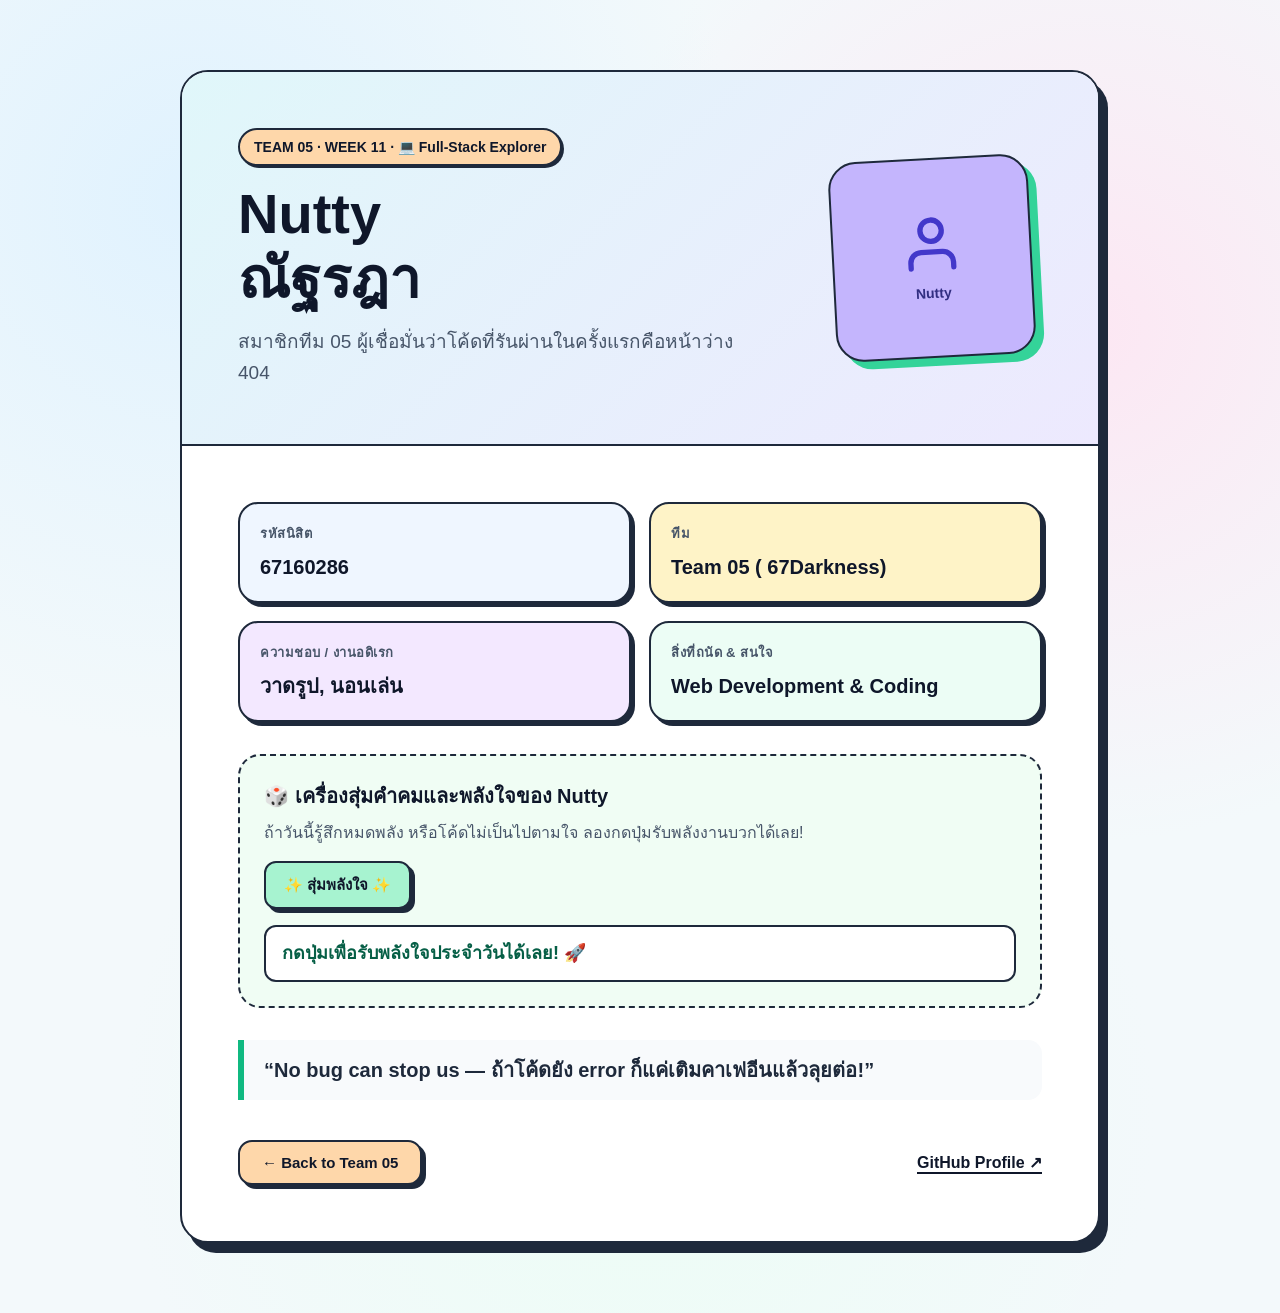
<file: nutty.html>
<!DOCTYPE html>
<html lang="th">
  <head>
    <meta charset="UTF-8" />
    <meta name="viewport" content="width=device-width, initial-scale=1.0" />
    <meta name="description" content="หน้าแนะนำตัวเองของ นัตตี้ (Nutty) สมาชิกทีม 05" />
    <title>Nutty (ณัฐรฎา) | Team 05</title>
    <style>
      :root {
        --font-main: "Segoe UI", "Prompt", Tahoma, sans-serif;
        --color-bg: #f3f9fb;
        --color-card: #ffffff;
        --color-border: #1e293b;
        --color-primary: #a7f3d0;
        --color-primary-dark: #34d399;
        --color-secondary: #fed7aa;
        --color-accent: #c4b5fd;
        --color-pink: #fbcfe8;
        --color-text: #0f172a;
        --color-subtext: #475569;
        --shadow-solid: 8px 10px 0px var(--color-border);
        --shadow-solid-sm: 4px 4px 0px var(--color-border);
      }

      * {
        box-sizing: border-box;
      }

      body {
        min-height: 100vh;
        margin: 0;
        font-family: var(--font-main);
        color: var(--color-text);
        background: radial-gradient(circle at 15% 15%, #e0f2fe 0, transparent 35%),
                    radial-gradient(circle at 85% 25%, #fce7f3 0, transparent 35%),
                    radial-gradient(circle at 50% 85%, #ecfdf5 0, transparent 40%),
                    var(--color-bg);
        line-height: 1.6;
      }

      main {
        width: min(100% - 32px, 920px);
        margin: 0 auto;
        padding: clamp(24px, 6vw, 70px) 0;
      }

      .card {
        background: var(--color-card);
        border: 2.5px solid var(--color-border);
        border-radius: 28px;
        box-shadow: var(--shadow-solid);
        overflow: hidden;
      }

      /* Hero Section */
      .hero {
        display: grid;
        grid-template-columns: minmax(0, 1fr) 220px;
        align-items: center;
        gap: 32px;
        padding: clamp(28px, 6vw, 56px);
        background: linear-gradient(135deg, #e0f7fa 0%, #ede9fe 100%);
        border-bottom: 2.5px solid var(--color-border);
      }

      .badge {
        display: inline-block;
        margin: 0 0 16px;
        border: 2px solid var(--color-border);
        border-radius: 999px;
        padding: 6px 14px;
        background: var(--color-secondary);
        font-size: 14px;
        font-weight: 800;
        box-shadow: 2px 2px 0 var(--color-border);
      }

      h1 {
        margin: 0;
        font-size: clamp(34px, 5.5vw, 56px);
        line-height: 1.15;
        font-weight: 900;
        color: var(--color-text);
      }

      .lead {
        max-width: 500px;
        margin: 16px 0 0;
        font-size: clamp(16px, 2.4vw, 19px);
        color: var(--color-subtext);
        line-height: 1.6;
      }

      /* Profile Photo */
      .photo-wrapper {
        display: flex;
        justify-content: center;
      }

      .photo {
        width: 200px;
        height: 200px;
        border: 2.5px solid var(--color-border);
        border-radius: 28px;
        background: var(--color-accent);
        box-shadow: 8px 8px 0 var(--color-primary-dark);
        transform: rotate(-3deg);
        overflow: hidden;
        display: grid;
        place-items: center;
        transition: transform 0.25s ease;
      }

      .photo:hover {
        transform: rotate(0deg) scale(1.03);
      }

      .photo img {
        width: 100%;
        height: 100%;
        object-fit: cover;
      }

      .photo-placeholder {
        display: flex;
        flex-direction: column;
        align-items: center;
        justify-content: center;
        gap: 6px;
        font-size: 14px;
        font-weight: 700;
        color: #312e81;
        text-align: center;
        padding: 12px;
      }

      .photo-placeholder svg {
        width: 64px;
        height: 64px;
        color: #4338ca;
      }

      /* Body Section */
      .body {
        padding: clamp(28px, 6vw, 56px);
      }

      /* Facts Grid */
      .facts {
        display: grid;
        grid-template-columns: repeat(2, minmax(0, 1fr));
        gap: 18px;
      }

      .fact {
        border: 2.5px solid var(--color-border);
        border-radius: 20px;
        padding: 20px;
        background: #ffffff;
        box-shadow: var(--shadow-solid-sm);
        transition: transform 0.15s ease;
      }

      .fact:hover {
        transform: translateY(-2px);
      }

      .fact:nth-child(1) { background: #eff6ff; }
      .fact:nth-child(2) { background: #fef3c7; }
      .fact:nth-child(3) { background: #f3e8ff; }
      .fact:nth-child(4) { background: #ecfdf5; }

      .fact-label {
        margin: 0 0 8px;
        color: var(--color-subtext);
        font-size: 13px;
        font-weight: 800;
        text-transform: uppercase;
        letter-spacing: 0.5px;
      }

      .fact-value {
        margin: 0;
        font-size: 20px;
        font-weight: 800;
        line-height: 1.4;
      }

      /* Gimmick Section */
      .gimmick {
        margin: 32px 0;
        border: 2.5px dashed var(--color-border);
        border-radius: 22px;
        padding: 24px;
        background: #f0fdf4;
      }

      .gimmick h2 {
        margin: 0 0 8px;
        font-size: 20px;
        font-weight: 800;
      }

      .gimmick p {
        margin: 0 0 16px;
        color: var(--color-subtext);
      }

      .gimmick-btn {
        border: 2px solid var(--color-border);
        border-radius: 12px;
        padding: 10px 18px;
        background: var(--color-primary);
        color: var(--color-text);
        font-family: inherit;
        font-size: 15px;
        font-weight: 800;
        cursor: pointer;
        box-shadow: var(--shadow-solid-sm);
        transition: all 0.15s ease;
      }

      .gimmick-btn:hover {
        background: var(--color-primary-dark);
        transform: translate(-1px, -1px);
        box-shadow: 5px 5px 0 var(--color-border);
      }

      .gimmick-btn:active {
        transform: translate(2px, 2px);
        box-shadow: 2px 2px 0 var(--color-border);
      }

      .gimmick-result {
        min-height: 2.2em;
        margin: 16px 0 0;
        font-size: 18px;
        font-weight: 800;
        color: #065f46;
        padding: 12px 16px;
        background: #ffffff;
        border: 2px solid var(--color-border);
        border-radius: 12px;
        display: inline-block;
        width: 100%;
      }

      .gimmick-result.pop {
        animation: pop 0.25s cubic-bezier(0.175, 0.885, 0.32, 1.275);
      }

      @keyframes pop {
        from {
          opacity: 0;
          transform: scale(0.96);
        }
        to {
          opacity: 1;
          transform: scale(1);
        }
      }

      /* Quote */
      .quote {
        margin: 28px 0;
        border-left: 6px solid #10b981;
        background: #f8fafc;
        border-radius: 0 14px 14px 0;
        padding: 14px 20px;
        font-size: clamp(17px, 2.3vw, 20px);
        font-weight: 700;
        color: #1e293b;
      }

      /* Footer */
      .footer {
        display: flex;
        flex-wrap: wrap;
        align-items: center;
        justify-content: space-between;
        gap: 16px;
        padding-top: 12px;
      }

      .back-btn {
        display: inline-flex;
        align-items: center;
        gap: 8px;
        border: 2px solid var(--color-border);
        border-radius: 14px;
        padding: 12px 22px;
        background: var(--color-secondary);
        color: var(--color-text);
        font-family: inherit;
        font-weight: 800;
        font-size: 15px;
        cursor: pointer;
        box-shadow: var(--shadow-solid-sm);
        text-decoration: none;
        transition: all 0.15s ease;
      }

      .back-btn:hover {
        background: #fbbf24;
        transform: translate(-1px, -1px);
        box-shadow: 5px 5px 0 var(--color-border);
      }

      .back-btn:active {
        transform: translate(2px, 2px);
        box-shadow: 2px 2px 0 var(--color-border);
      }

      .github-link {
        color: #0f172a;
        font-weight: 700;
        text-decoration: underline;
        text-decoration-thickness: 2px;
        text-underline-offset: 4px;
        display: inline-flex;
        align-items: center;
        gap: 6px;
      }

      .github-link:hover {
        color: #2563eb;
      }

      /* Responsive */
      @media (max-width: 680px) {
        .hero {
          grid-template-columns: 1fr;
          text-align: center;
          gap: 24px;
        }

        .photo-wrapper {
          order: -1;
        }

        .photo {
          width: 170px;
          height: 170px;
        }

        .facts {
          grid-template-columns: 1fr;
        }

        .footer {
          flex-direction: column;
          align-items: stretch;
          text-align: center;
        }

        .back-btn {
          justify-content: center;
        }
      }
    </style>
  </head>
  <body>
    <main>
      <article class="card">
        <!-- ส่วนหัว (Hero) -->
        <header class="hero">
          <div>
            <p class="badge">TEAM 05 · WEEK 11 · 💻 Full-Stack Explorer</p>
            <h1>Nutty<br />ณัฐรฎา</h1>
            <p class="lead">สมาชิกทีม 05 ผู้เชื่อมั่นว่าโค้ดที่รันผ่านในครั้งแรกคือหน้าว่าง 404</p>
          </div>
          <div class="photo-wrapper">
            <div class="photo">
              <!-- หากมีรูปภาพ สามารถนำไฟล์มาใส่ไว้ที่ img/nutty.png ได้เลย -->
              <img
                src="../img/nutty.png"
                alt="รูปของ นัตตี้ (Nutty)"
                onerror="this.style.display='none'; document.getElementById('avatar-fallback').style.display='flex';"
              />
              <div id="avatar-fallback" class="photo-placeholder" style="display: none;">
                <svg viewBox="0 0 24 24" fill="none" stroke="currentColor" stroke-width="2" stroke-linecap="round" stroke-linejoin="round">
                  <path d="M20 21v-2a4 4 0 0 0-4-4H8a4 4 0 0 0-4 4v2"></path>
                  <circle cx="12" cy="7" r="4"></circle>
                </svg>
                <span>Nutty</span>
              </div>
            </div>
          </div>
        </header>

        <!-- เนื้อหาข้อมูลส่วนตัว -->
        <div class="body">
          <section class="facts" aria-label="ข้อมูลส่วนตัว">
            <div class="fact">
              <p class="fact-label">รหัสนิสิต</p>
              <p class="fact-value">67160286</p>
            </div>
            <div class="fact">
              <p class="fact-label">ทีม</p>
              <p class="fact-value">Team 05 ( 67Darkness)</p>
            </div>
            <div class="fact">
              <p class="fact-label">ความชอบ / งานอดิเรก</p>
              <p class="fact-value">วาดรูป, นอนเล่น</p>
            </div>
            <div class="fact">
              <p class="fact-label">สิ่งที่ถนัด & สนใจ</p>
              <p class="fact-value">Web Development & Coding</p>
            </div>
          </section>

          <!-- ลูกเล่น Interactive สนุกๆ -->
          <section class="gimmick" aria-labelledby="gimmick-title">
            <h2 id="gimmick-title">🎲 เครื่องสุ่มคำคมและพลังใจของ Nutty</h2>
            <p>ถ้าวันนี้รู้สึกหมดพลัง หรือโค้ดไม่เป็นไปตามใจ ลองกดปุ่มรับพลังงานบวกได้เลย!</p>
            <button class="gimmick-btn" id="gimmick-button" type="button">✨ สุ่มพลังใจ ✨</button>
            <div class="gimmick-result" id="gimmick-result" aria-live="polite">กดปุ่มเพื่อรับพลังใจประจำวันได้เลย! 🚀</div>
          </section>

          <!-- คำคมประจำตัว -->
          <blockquote class="quote">
            “No bug can stop us — ถ้าโค้ดยัง error ก็แค่เติมคาเฟอีนแล้วลุยต่อ!”
          </blockquote>

          <!-- ส่วนท้าย / Footer -->
          <div class="footer">
            <!-- ปุ่ม Back สำหรับย้อนกลับ หรือเชื่อมต่อกับหน้าหลักของทีม -->
            <button class="back-btn" type="button" onclick="window.history.length > 1 ? window.history.back() : window.location.href='index.html'">
              ← Back to Team 05
            </button>
            <a class="github-link" href="https://github.com" target="_blank" rel="noopener noreferrer">
              GitHub Profile ↗
            </a>
          </div>
        </div>
      </article>
    </main>

    <script>
      // ตรวจสอบ fallback ตอนโหลดหน้าเว็บถ้าไม่มีรูปใน img/nutty.png
      window.addEventListener('DOMContentLoaded', () => {
        const img = document.querySelector('.photo img');
        if (!img.complete || img.naturalWidth === 0) {
          // หากรูปภาพยังไม่พร้อมหรือไม่มีไฟล์ ให้แสดง fallback placeholder
          img.onerror();
        }
      });

      // ฟังก์ชันสุ่มคำคมพลังใจ
      const quotes = [
        "☕ 'Error เป็นเรื่องธรรมชาติ ค่อยๆ อ่าน stack trace เดี๋ยวก็เจอ'",
        "💡 'โค้ดที่ดีที่สุด คือโค้ดที่รันผ่านและเพื่อนอ่านเข้าใจ!'",
        "🚀 'วันนี้เหนื่อยหน่อย แต่สเต็ปข้างหน้าจะโปรขึ้นแน่นอน'",
        "💻 'Git commit บ่อยๆ อุ่นใจกว่าแก้ทีเดียว 500 บรรทัด'",
        "✨ 'พักสายตา 5 นาที ดื่มน้ำสักแก้ว แล้วกลับมาแก้บั๊กต่อแบบชิลๆ'",
        "🎉 'ยินดีด้วย! คุณเพิ่งได้รับบัฟพลังใจ +100 จาก Nutty'"
      ];

      const btn = document.getElementById("gimmick-button");
      const result = document.getElementById("gimmick-result");
      let lastIndex = -1;

      btn.addEventListener("click", () => {
        let nextIndex;
        do {
          nextIndex = Math.floor(Math.random() * quotes.length);
        } while (nextIndex === lastIndex);
        lastIndex = nextIndex;

        result.classList.remove("pop");
        void result.offsetWidth; // Trigger reflow
        result.textContent = quotes[nextIndex];
        result.classList.add("pop");
      });
    </script>
  </body>
</html>
</file>
<file: styles.css>
:root {
  --ink: #172322;
  --muted: #6c7976;
  --paper: #f7f6f1;
  --lime: #d9f36c;
  --coral: #ff745d;
  --mint: #ccebe1;
  --line: #d9dfd8;
  --white: #ffffff;
}

* { box-sizing: border-box; }
html { scroll-behavior: smooth; }
body { margin: 0; color: var(--ink); background: var(--paper); font-family: 'IBM Plex Sans Thai', sans-serif; }
a { color: inherit; text-decoration: none; }
button, input { font: inherit; }
.container { width: min(1160px, calc(100% - 64px)); margin: 0 auto; }
.page-shell { overflow: hidden; }
.nav { height: 94px; display: flex; align-items: center; justify-content: space-between; border-bottom: 1px solid var(--line); }
.brand { display: flex; align-items: center; gap: 11px; font: 700 18px 'Space Grotesk', sans-serif; letter-spacing: .06em; }
.brand-mark { display: grid; place-items: center; width: 38px; height: 38px; border-radius: 50%; background: var(--ink); color: var(--lime); font: 700 13px 'Space Grotesk', sans-serif; }
.brand-dot, h2 span { color: var(--coral); }
.nav-links { display: flex; gap: 36px; color: var(--muted); font-size: 14px; }
.nav-links a { transition: color .2s ease; }.nav-links a:hover, .nav-links .active { color: var(--ink); }
.nav-cta { border-bottom: 1px solid var(--ink); padding-bottom: 3px; font-size: 14px; }.nav-cta span { margin-left: 7px; color: var(--coral); }
.hero { min-height: 550px; display: grid; grid-template-columns: 1.05fr .95fr; align-items: center; gap: 40px; padding: 82px 0 76px; }
.eyebrow { display: flex; align-items: center; gap: 10px; color: var(--coral); font: 600 11px 'Space Grotesk', sans-serif; letter-spacing: .12em; }
.eyebrow span { width: 24px; height: 2px; background: var(--coral); display: inline-block; }
h1, h2 { margin: 0; font-family: 'Space Grotesk', 'IBM Plex Sans Thai', sans-serif; letter-spacing: -.055em; line-height: .99; }
h1 { max-width: 650px; font-size: clamp(52px, 7.3vw, 94px); margin: 25px 0 27px; }
h1 em { color: var(--coral); font-style: normal; }
.hero-description { max-width: 470px; color: var(--muted); line-height: 1.8; font-size: 15px; margin: 0 0 32px; }
.primary-button { display: inline-flex; align-items: center; gap: 30px; padding: 14px 17px 14px 21px; background: var(--ink); color: var(--white); font-size: 14px; transition: transform .2s ease, background .2s ease; }.primary-button:hover { transform: translateY(-3px); background: var(--coral); }.primary-button span { color: var(--lime); font-size: 19px; }
.hero-art { height: 400px; position: relative; display: grid; place-items: center; }.art-orbit { border: 1px solid var(--ink); border-radius: 50%; position: absolute; transform: rotate(-25deg); }.orbit-one { width: 310px; height: 410px; }.orbit-two { width: 390px; height: 250px; transform: rotate(32deg); border-color: var(--coral); }
.art-card { width: 245px; height: 285px; display: flex; flex-direction: column; align-items: center; justify-content: center; background: var(--lime); transform: rotate(8deg); z-index: 2; box-shadow: 14px 14px 0 var(--ink); }.art-label { font: 600 11px 'Space Grotesk', sans-serif; letter-spacing: .16em; }.art-card strong { font: 700 145px/.85 'Space Grotesk', sans-serif; letter-spacing: -.12em; margin: 14px 0 8px; }.art-caption { font-size: 13px; }.floating-note { position: absolute; z-index: 3; font: 600 10px 'Space Grotesk', sans-serif; letter-spacing: .1em; background: var(--white); padding: 10px 13px; box-shadow: 5px 5px 0 var(--coral); }.floating-note span { color: var(--coral); margin-left: 8px; }.note-top { top: 42px; right: 34px; transform: rotate(7deg); }.note-bottom { bottom: 32px; left: 26px; transform: rotate(-9deg); }
.stats { display: grid; grid-template-columns: repeat(3, 1fr) 1.55fr; border-top: 1px solid var(--line); border-bottom: 1px solid var(--line); padding: 24px 0; }.stats > div { padding: 0 26px; border-right: 1px solid var(--line); }.stats > div:first-child { padding-left: 0; }.stats > div:last-child { border: 0; }.stats strong { display: block; font: 600 37px 'Space Grotesk', sans-serif; }.stats span { color: var(--muted); font-size: 13px; }.stat-quote { color: var(--coral); font-size: 14px; line-height: 1.65; padding-top: 4px !important; }
.members-section { padding: 110px 0 90px; }.section-heading { display: flex; justify-content: space-between; align-items: end; margin-bottom: 45px; }.section-heading h2 { font-size: clamp(45px, 6vw, 76px); }.section-heading .eyebrow { margin-bottom: 20px; }.section-intro { color: var(--muted); line-height: 1.7; font-size: 14px; margin: 0; text-align: right; }
.toolbar { display: flex; justify-content: space-between; align-items: center; gap: 25px; margin-bottom: 32px; }.search-box { width: 260px; display: flex; gap: 10px; align-items: center; border-bottom: 1px solid var(--ink); padding: 8px 3px; }.search-box span { font-size: 25px; line-height: 1; transform: rotate(-20deg); }.search-box input { width: 100%; border: 0; outline: 0; background: transparent; color: var(--ink); font-size: 14px; }.search-box input::placeholder { color: #99a39f; }.filter-group { display: flex; gap: 8px; flex-wrap: wrap; justify-content: flex-end; }.filter-button { border: 1px solid var(--line); background: transparent; color: var(--muted); padding: 9px 13px; cursor: pointer; font-size: 12px; transition: .2s; }.filter-button span { color: var(--coral); margin-left: 5px; }.filter-button:hover, .filter-button.active { color: var(--ink); border-color: var(--ink); background: var(--lime); }
.member-grid { display: grid; grid-template-columns: repeat(4, 1fr); gap: 20px; }.member-card { cursor: pointer; min-width: 0; transition: transform .25s ease; }.member-card:hover { transform: translateY(-7px); }.member-photo { aspect-ratio: 1 / 1.13; background: var(--mint); overflow: hidden; position: relative; }.member-photo img { width: 100%; height: 100%; object-fit: cover; filter: saturate(.8); transition: transform .4s ease; }.member-card:hover .member-photo img { transform: scale(1.06); }.member-number { position: absolute; top: 10px; left: 11px; font: 600 11px 'Space Grotesk', sans-serif; background: var(--lime); padding: 5px 7px; }.member-info { padding: 14px 0 8px; display: flex; justify-content: space-between; gap: 8px; border-bottom: 1px solid var(--line); }.member-info h3 { margin: 0; font-size: 17px; font-weight: 600; }.member-info p { margin: 4px 0 0; color: var(--muted); font-size: 11px; }.member-arrow { color: var(--coral); font-size: 22px; line-height: 1; }.empty-state { display: none; text-align: center; color: var(--muted); padding: 60px 0; }.empty-state.visible { display: block; }
.footer { padding: 25px 0 32px; border-top: 1px solid var(--line); display: flex; justify-content: space-between; color: var(--muted); font: 11px 'Space Grotesk', sans-serif; letter-spacing: .04em; }.footer > span:first-child { color: var(--ink); font-weight: 700; }
.member-dialog { width: min(700px, calc(100% - 32px)); padding: 0; border: 0; background: var(--paper); color: var(--ink); box-shadow: 15px 15px 0 var(--ink); }.member-dialog::backdrop { background: rgba(23,35,34,.62); }.dialog-close { position: absolute; right: 14px; top: 10px; border: 0; background: var(--lime); width: 36px; height: 36px; border-radius: 50%; font-size: 25px; cursor: pointer; z-index: 2; }.dialog-image { height: 260px; background-size: cover; background-position: center 30%; }.dialog-content { padding: 30px 36px 36px; }.dialog-content h2 { font-size: 48px; margin: 8px 0 12px; }.dialog-content > p:not(.eyebrow) { color: var(--muted); line-height: 1.75; max-width: 530px; margin: 0 0 20px; }.dialog-tags { display: flex; flex-wrap: wrap; gap: 7px; margin-bottom: 25px; }.dialog-tags span { border: 1px solid var(--line); padding: 5px 10px; color: var(--muted); font-size: 11px; }.dialog-contact { display: inline-flex; gap: 24px; padding-bottom: 5px; border-bottom: 1px solid var(--ink); font-size: 13px; }.dialog-contact span { color: var(--coral); }
.reveal { animation: rise .8s both; }.hero-art { animation-delay: .15s; }.stats { animation-delay: .25s; } @keyframes rise { from { opacity: 0; transform: translateY(18px); } to { opacity: 1; transform: translateY(0); } }
@media (max-width: 820px) { .container { width: min(100% - 40px, 600px); }.nav-links { display: none; }.hero { grid-template-columns: 1fr; padding: 62px 0 50px; gap: 15px; }.hero-art { height: 330px; order: -1; }.art-card { width: 205px; height: 235px; }.art-card strong { font-size: 110px; }.orbit-one { width: 255px; height: 335px; }.orbit-two { width: 320px; height: 210px; }.stats { grid-template-columns: repeat(3, 1fr); gap: 18px 0; }.stats > div { padding: 0 13px; }.stats > div:first-child { padding-left: 0; }.stat-quote { grid-column: 1 / -1; border-top: 1px solid var(--line); padding: 18px 0 0 !important; }.section-heading { align-items: start; }.member-grid { grid-template-columns: repeat(2, 1fr); gap: 28px 14px; }.toolbar { align-items: flex-start; flex-direction: column; }.search-box { width: 100%; }.filter-group { justify-content: flex-start; }.members-section { padding-top: 75px; }.footer { flex-wrap: wrap; gap: 12px; }.footer > span:nth-child(2) { order: 3; width: 100%; } }
@media (max-width: 420px) { .container { width: calc(100% - 32px); }.hero { padding-top: 45px; }.hero-art { transform: scale(.88); margin: -20px 0; }.hero-description { font-size: 14px; }.section-intro { display: none; }.dialog-content { padding: 25px 24px 28px; }.dialog-content h2 { font-size: 38px; }.dialog-image { height: 210px; } }

.member-count { color: var(--muted); font: 600 11px 'Space Grotesk', sans-serif; letter-spacing: .1em; }
.member-grid { grid-template-columns: repeat(3, 1fr); gap: 14px; }
.member-card { display: grid; grid-template-columns: 42px 1fr 24px; align-items: center; gap: 14px; min-height: 92px; padding: 16px 15px; border: 1px solid var(--line); background: var(--white); transition: transform .2s ease, border-color .2s ease, box-shadow .2s ease; }
.member-card:hover { border-color: var(--ink); box-shadow: 5px 5px 0 var(--lime); transform: translateY(-4px); }
.member-card .member-number { position: static; display: grid; place-items: center; width: 34px; height: 34px; padding: 0; background: var(--lime); }
.member-card h3 { margin: 0; font-size: 15px; font-weight: 600; line-height: 1.45; }
.member-nickname { margin: 3px 0 0; color: var(--coral); font-size: 12px; font-weight: 600; }
.member-role { margin: 2px 0 0; color: var(--muted); font-size: 11px; line-height: 1.4; }
.member-card .member-arrow { color: var(--coral); }
.project-section { padding: 30px 0 110px; }
.project-section .section-heading { margin-bottom: 48px; }.project-section h2 em { color: var(--coral); font-style: normal; }
.project-grid { display: grid; grid-template-columns: 1fr 1fr; gap: 18px; }
.project-block { position: relative; padding: 28px 30px; border-top: 2px solid var(--ink); background: var(--white); }
.project-wide { grid-column: 1 / -1; }
.project-number { color: var(--coral); font: 600 12px 'Space Grotesk', sans-serif; letter-spacing: .08em; }
.project-block h3 { margin: 14px 0 13px; font-size: 23px; }.project-block p { color: var(--muted); font-size: 14px; line-height: 1.85; margin: 0; }.project-block ul { display: grid; grid-template-columns: 1fr 1fr; gap: 9px 30px; padding: 0; margin: 18px 0 0; list-style: none; }.project-block li { color: var(--muted); font-size: 13px; line-height: 1.65; }.project-block li::before { content: '—'; color: var(--coral); margin-right: 8px; }
.tech-list, .feature-list { display: flex; flex-wrap: wrap; gap: 8px; }.tech-list span, .feature-list span { border: 1px solid var(--line); padding: 8px 10px; color: var(--muted); font-size: 12px; }.feature-list span { background: var(--paper); }
@media (max-width: 820px) { .member-grid { grid-template-columns: repeat(2, 1fr); }.project-grid { grid-template-columns: 1fr; }.project-wide { grid-column: auto; }.project-block ul { grid-template-columns: 1fr; }.member-count { align-self: center; } }
@media (max-width: 520px) { .member-grid { grid-template-columns: 1fr; }.member-card { min-height: 82px; }.project-block { padding: 23px 20px; }.project-block h3 { font-size: 20px; } }
</file>
